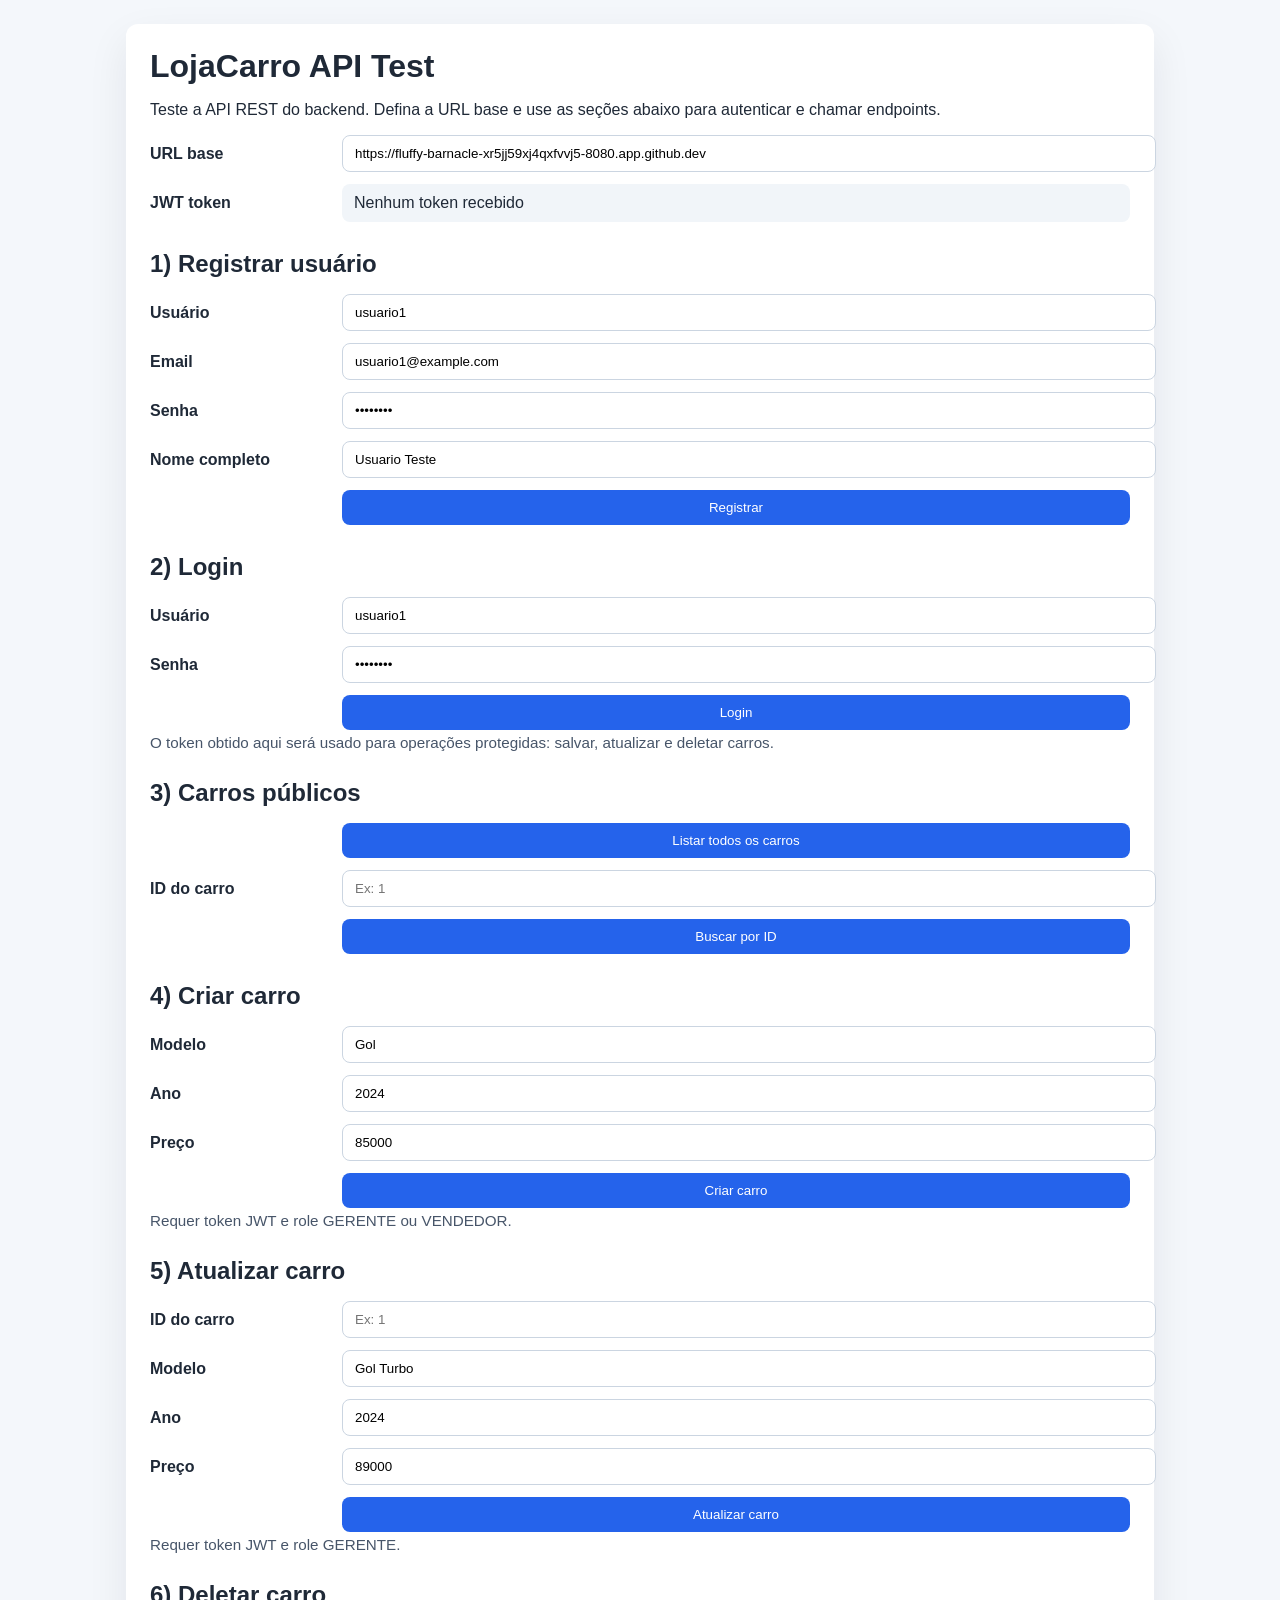
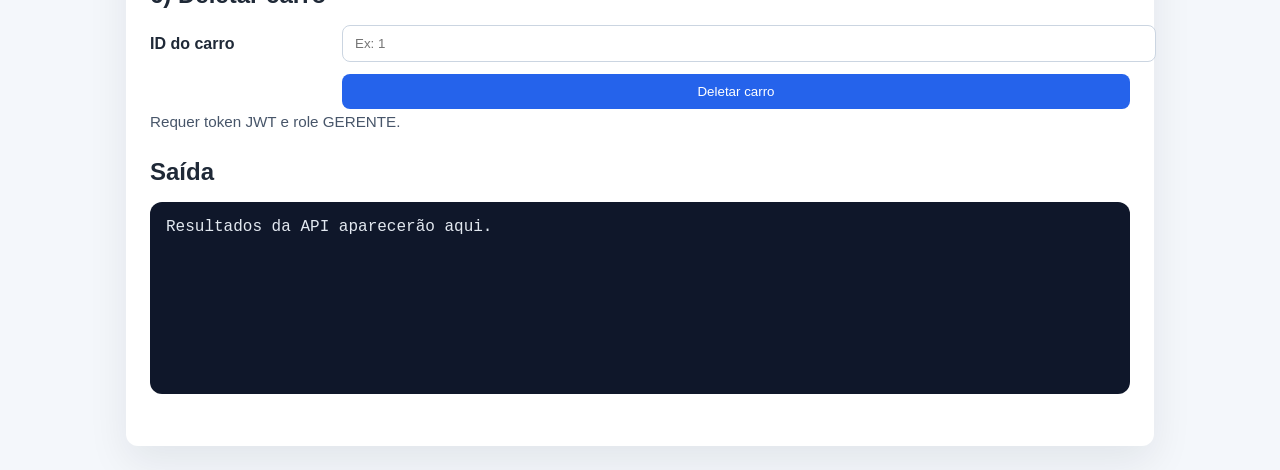
<file: api-test.html>
<!DOCTYPE html>
<html lang="pt-BR">
<head>
  <meta charset="UTF-8" />
  <meta name="viewport" content="width=device-width, initial-scale=1.0" />
  <title>LojaCarro API Test</title>
  <style>
    body { font-family: Arial, sans-serif; margin: 0; padding: 0; background: #f4f7fb; color: #1f2937; }
    .page { max-width: 980px; margin: 24px auto; padding: 24px; background: #ffffff; border-radius: 12px; box-shadow: 0 16px 40px rgba(15, 23, 42, 0.08); }
    h1, h2 { margin: 0 0 16px; }
    .section { margin-bottom: 28px; }
    .field { display: grid; grid-template-columns: 180px 1fr; gap: 12px; align-items: center; margin-bottom: 12px; }
    .field label { font-weight: 600; }
    .field input, .field textarea, .field button, .field select { width: 100%; padding: 10px 12px; border: 1px solid #cbd5e1; border-radius: 8px; background: #fff; }
    .field button { border: none; background: #2563eb; color: white; cursor: pointer; transition: background .2s ease-in-out; }
    .field button:hover { background: #1d4ed8; }
    .output { white-space: pre-wrap; font-family: Menlo, Monaco, Consolas, monospace; background: #0f172a; color: #e2e8f0; padding: 16px; border-radius: 12px; overflow-x: auto; min-height: 160px; }
    .hint { font-size: 0.95rem; color: #475569; margin-top: -8px; margin-bottom: 12px; }
    .inline-grid { display: grid; grid-template-columns: repeat(auto-fit, minmax(220px, 1fr)); gap: 12px; }
    .small-button { padding: 10px 14px; font-size: 0.95rem; }
    .status { font-weight: 700; margin-top: 12px; }
    .token-badge { background: #f1f5f9; padding: 10px 12px; border-radius: 8px; word-break: break-all; }
  </style>
</head>
<body>
  <div class="page">
    <h1>LojaCarro API Test</h1>
    <p>Teste a API REST do backend. Defina a URL base e use as seções abaixo para autenticar e chamar endpoints.</p>

    <div class="section">
      <div class="field">
        <label for="baseUrl">URL base</label>
        <input id="baseUrl" type="url" value="https://fluffy-barnacle-xr5jj59xj4qxfvvj5-8080.app.github.dev" />
      </div>
      <div class="field">
        <label>JWT token</label>
        <div class="token-badge" id="jwtToken">Nenhum token recebido</div>
      </div>
    </div>

    <div class="section">
      <h2>1) Registrar usuário</h2>
      <div class="field"><label for="registerUsername">Usuário</label><input id="registerUsername" type="text" value="usuario1" /></div>
      <div class="field"><label for="registerEmail">Email</label><input id="registerEmail" type="email" value="usuario1@example.com" /></div>
      <div class="field"><label for="registerPassword">Senha</label><input id="registerPassword" type="password" value="senha123" /></div>
      <div class="field"><label for="registerFullName">Nome completo</label><input id="registerFullName" type="text" value="Usuario Teste" /></div>
      <div class="field"><label></label><button onclick="registerUser()">Registrar</button></div>
    </div>

    <div class="section">
      <h2>2) Login</h2>
      <div class="field"><label for="loginUsername">Usuário</label><input id="loginUsername" type="text" value="usuario1" /></div>
      <div class="field"><label for="loginPassword">Senha</label><input id="loginPassword" type="password" value="senha123" /></div>
      <div class="field"><label></label><button onclick="loginUser()">Login</button></div>
      <div class="hint">O token obtido aqui será usado para operações protegidas: salvar, atualizar e deletar carros.</div>
    </div>

    <div class="section">
      <h2>3) Carros públicos</h2>
      <div class="field"><label></label><button onclick="listCarros()">Listar todos os carros</button></div>
      <div class="field"><label for="getCarroId">ID do carro</label><input id="getCarroId" type="number" min="1" placeholder="Ex: 1" /></div>
      <div class="field"><label></label><button onclick="getCarroById()">Buscar por ID</button></div>
    </div>

    <div class="section">
      <h2>4) Criar carro</h2>
      <div class="field"><label for="newModelo">Modelo</label><input id="newModelo" type="text" value="Gol" /></div>
      <div class="field"><label for="newAno">Ano</label><input id="newAno" type="number" value="2024" min="1900" max="2100" /></div>
      <div class="field"><label for="newPreco">Preço</label><input id="newPreco" type="number" value="85000" min="0" step="0.01" /></div>
      <div class="field"><label></label><button onclick="createCarro()">Criar carro</button></div>
      <div class="hint">Requer token JWT e role GERENTE ou VENDEDOR.</div>
    </div>

    <div class="section">
      <h2>5) Atualizar carro</h2>
      <div class="field"><label for="updateId">ID do carro</label><input id="updateId" type="number" min="1" placeholder="Ex: 1" /></div>
      <div class="field"><label for="updateModelo">Modelo</label><input id="updateModelo" type="text" value="Gol Turbo" /></div>
      <div class="field"><label for="updateAno">Ano</label><input id="updateAno" type="number" value="2024" min="1900" max="2100" /></div>
      <div class="field"><label for="updatePreco">Preço</label><input id="updatePreco" type="number" value="89000" min="0" step="0.01" /></div>
      <div class="field"><label></label><button onclick="updateCarro()">Atualizar carro</button></div>
      <div class="hint">Requer token JWT e role GERENTE.</div>
    </div>

    <div class="section">
      <h2>6) Deletar carro</h2>
      <div class="field"><label for="deleteId">ID do carro</label><input id="deleteId" type="number" min="1" placeholder="Ex: 1" /></div>
      <div class="field"><label></label><button onclick="deleteCarro()">Deletar carro</button></div>
      <div class="hint">Requer token JWT e role GERENTE.</div>
    </div>

    <div class="section">
      <h2>Saída</h2>
      <div id="output" class="output">Resultados da API aparecerão aqui.</div>
    </div>
  </div>

  <script>
    let jwtToken = null;

    function getBaseUrl() {
      const input = document.getElementById('baseUrl');
      return input.value.trim().replace(/\/+$/, '');
    }

    function updateTokenDisplay() {
      const display = document.getElementById('jwtToken');
      display.textContent = jwtToken ? jwtToken : 'Nenhum token recebido';
    }

    function showOutput(title, data) {
      const output = document.getElementById('output');
      const text = `${title}\n\n${JSON.stringify(data, null, 2)}`;
      output.textContent = text;
    }

    async function request(path, options = {}) {
      const url = `${getBaseUrl()}${path}`;
      const headers = {
        ...options.headers,
      };

      if (options.body) {
        headers['Content-Type'] = 'application/json';
      }

      if (jwtToken && !options.skipAuth) {
        headers['Authorization'] = `Bearer ${jwtToken}`;
      }

      try {
        const response = await fetch(url, { ...options, headers });
        const contentType = response.headers.get('content-type') || '';
        let body = null;
        if (contentType.includes('application/json')) {
          body = await response.json();
        } else {
          body = await response.text();
        }
        if (!response.ok) {
          throw { status: response.status, body };
        }
        return body;
      } catch (error) {
        if (error.status) {
          showOutput(`Erro ${error.status} em ${path}`, error.body);
          return null;
        }
        showOutput('Erro de rede ou inesperado', error.message || error);
        return null;
      }
    }

    async function registerUser() {
      const payload = {
        username: document.getElementById('registerUsername').value.trim(),
        email: document.getElementById('registerEmail').value.trim(),
        password: document.getElementById('registerPassword').value,
        fullName: document.getElementById('registerFullName').value.trim(),
      };
      const result = await request('/auth/register', {
        method: 'POST',
        body: JSON.stringify(payload),
        skipAuth: true,
      });
      if (result !== null) {
        showOutput('Registro concluído', result);
      }
    }

    async function loginUser() {
      const payload = {
        username: document.getElementById('loginUsername').value.trim(),
        password: document.getElementById('loginPassword').value,
      };
      const result = await request('/auth/login', {
        method: 'POST',
        body: JSON.stringify(payload),
        skipAuth: true,
      });
      if (result !== null) {
        jwtToken = result.token || result.accessToken || JSON.stringify(result);
        updateTokenDisplay();
        showOutput('Login bem-sucedido', result);
      }
    }

    async function listCarros() {
      const result = await request('/carro', { method: 'GET', skipAuth: true });
      if (result !== null) {
        showOutput('Carros listados', result);
      }
    }

    async function getCarroById() {
      const id = document.getElementById('getCarroId').value.trim();
      if (!id) {
        showOutput('ID inválido', 'Informe um ID de carro para buscar.');
        return;
      }
      const result = await request(`/carro/${encodeURIComponent(id)}`, { method: 'GET', skipAuth: true });
      if (result !== null) {
        showOutput(`Carro ${id}`, result);
      }
    }

    async function createCarro() {
      const payload = {
        modelo: document.getElementById('newModelo').value.trim(),
        ano: Number(document.getElementById('newAno').value),
        preco: Number(document.getElementById('newPreco').value),
      };
      const result = await request('/carro/salvar', {
        method: 'POST',
        body: JSON.stringify(payload),
      });
      if (result !== null) {
        showOutput('Carro criado', result);
      }
    }

    async function updateCarro() {
      const id = document.getElementById('updateId').value.trim();
      if (!id) {
        showOutput('ID inválido', 'Informe um ID de carro para atualizar.');
        return;
      }
      const payload = {
        modelo: document.getElementById('updateModelo').value.trim(),
        ano: Number(document.getElementById('updateAno').value),
        preco: Number(document.getElementById('updatePreco').value),
      };
      const result = await request(`/carro/${encodeURIComponent(id)}`, {
        method: 'PUT',
        body: JSON.stringify(payload),
      });
      if (result !== null) {
        showOutput(`Carro ${id} atualizado`, result);
      }
    }

    async function deleteCarro() {
      const id = document.getElementById('deleteId').value.trim();
      if (!id) {
        showOutput('ID inválido', 'Informe um ID de carro para deletar.');
        return;
      }
      const result = await request(`/carro/${encodeURIComponent(id)}`, {
        method: 'DELETE',
      });
      if (result !== null) {
        showOutput(`Carro ${id} deletado`, result || 'Resposta vazia');
      }
    }

    updateTokenDisplay();
  </script>
</body>
</html>
</file>
